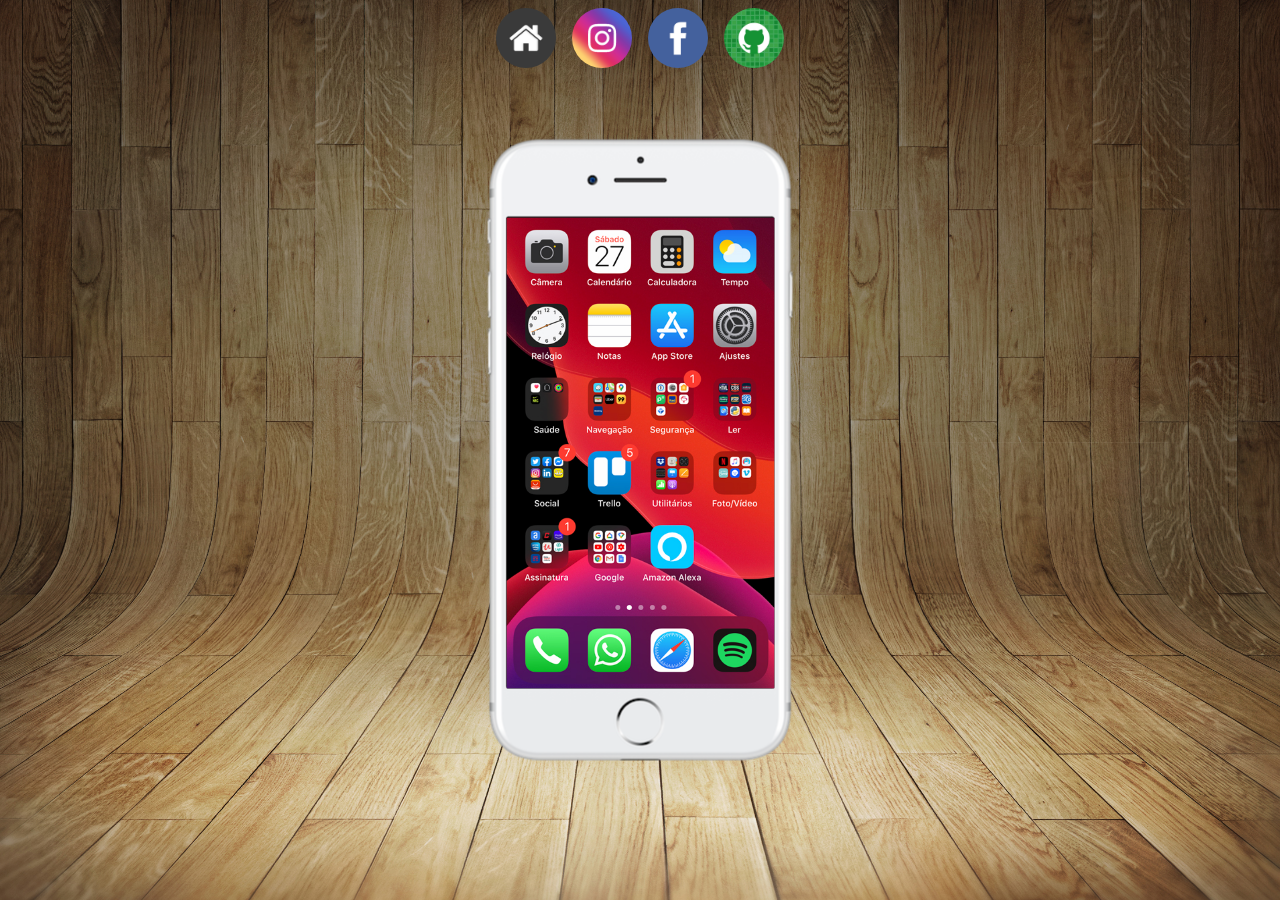
<file: index.html>
<!DOCTYPE html>
<html lang="pt-br">
<head>
    <meta charset="UTF-8">
    <meta name="viewport" content="width=device-width, initial-scale=1.0">
    <title>Projeto-social</title>
    <link rel="shortcut icon" href="favicon.ico" type="image/x-icon">
    <link rel="stylesheet" href="estilos/style.css">
</head>
<body>
    <main>
        <section id="telefone" >
            <iframe src="home.html" name="tela" id="tela" frameborder="0"></iframe>

        </section>
        
        <section id="redes-sociais" >
             <a href="home.html" target="tela"><img src="imagens/logo-home.jpg" alt="logo do inicio"  title="início"></a><br>
             <a href="instagram.html" target="tela"><img src="imagens/logo-instagram.jpg" alt="logo do instagram" title="instagram"></a><br>
             <a href="face.html" target="tela"><img src="imagens/logo-facebook.jpg" alt="logo do facebook" title="facebook"></a><br>
             <a href="github.html" target="tela"><img src="imagens/logo-github.jpg" alt="logo do github" title="github"></a>
             
              


        </section>
    </main>
    
</body>
</html>
</file>
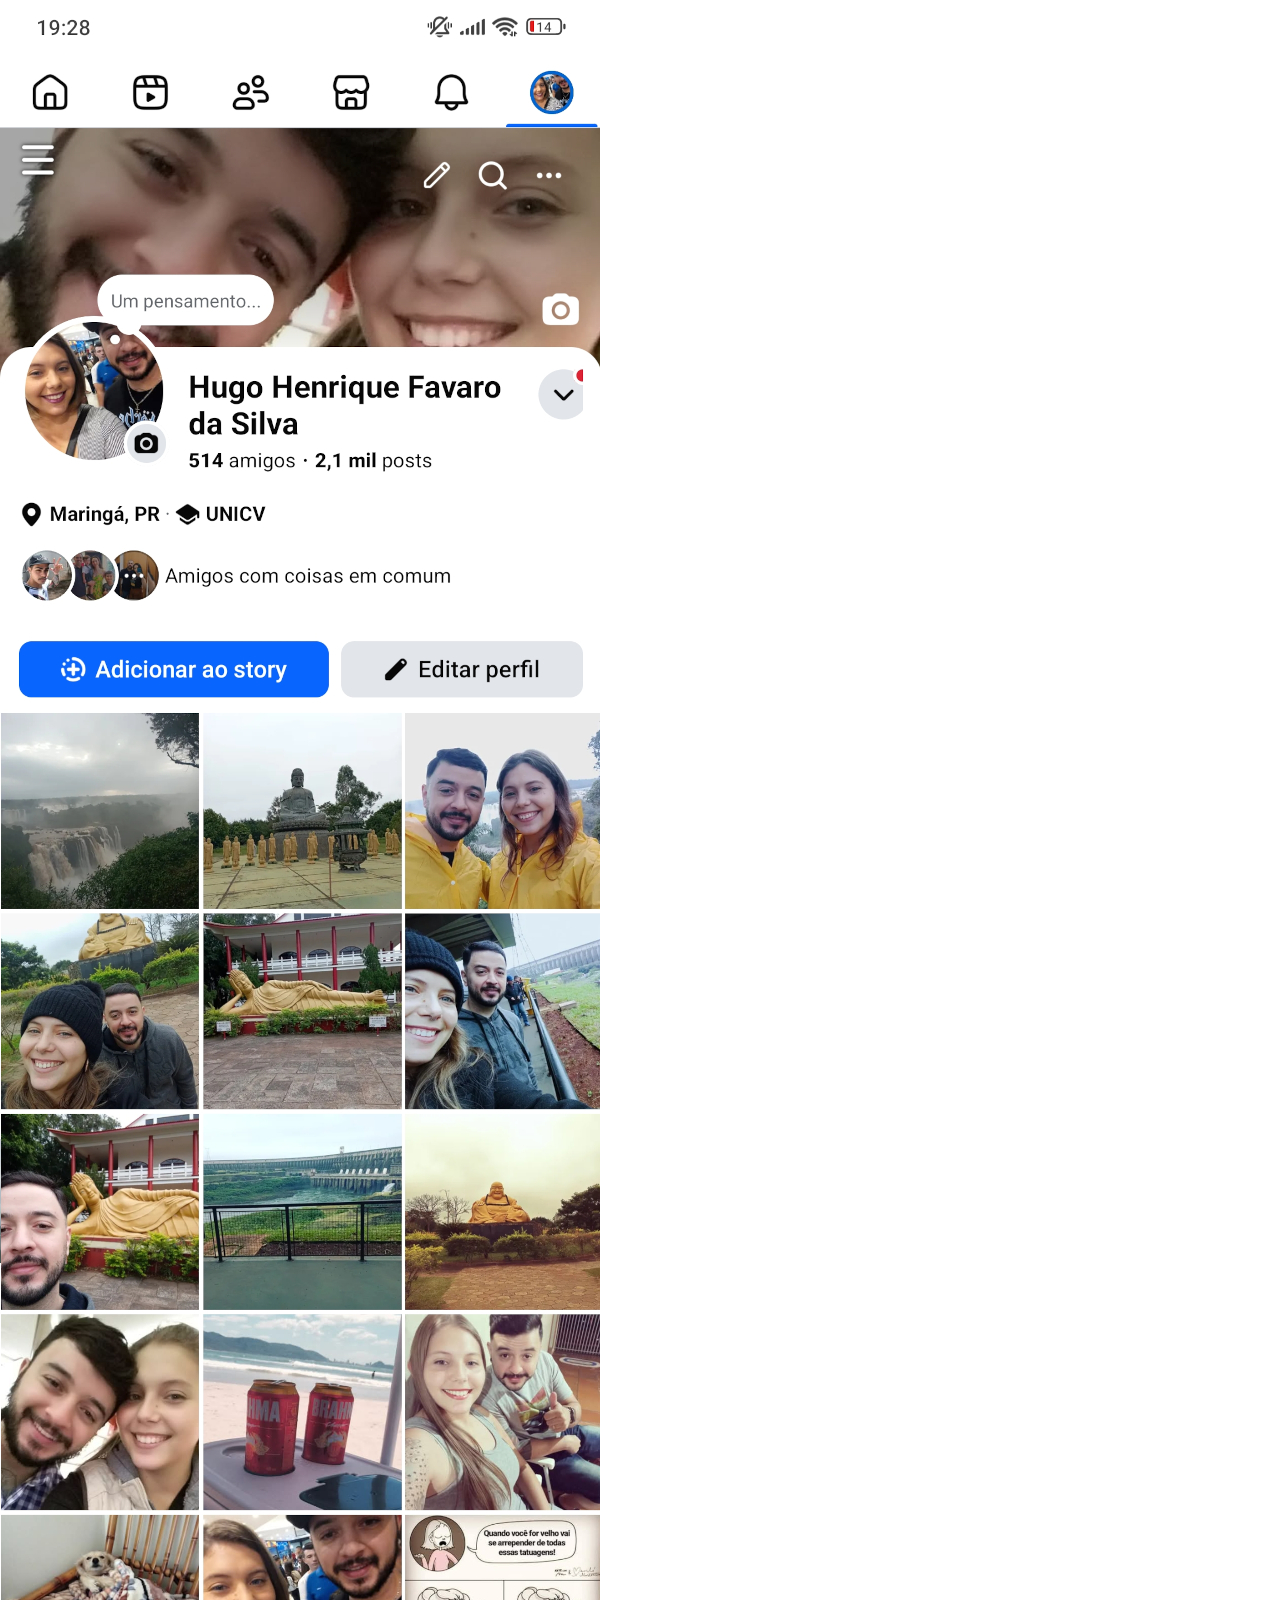
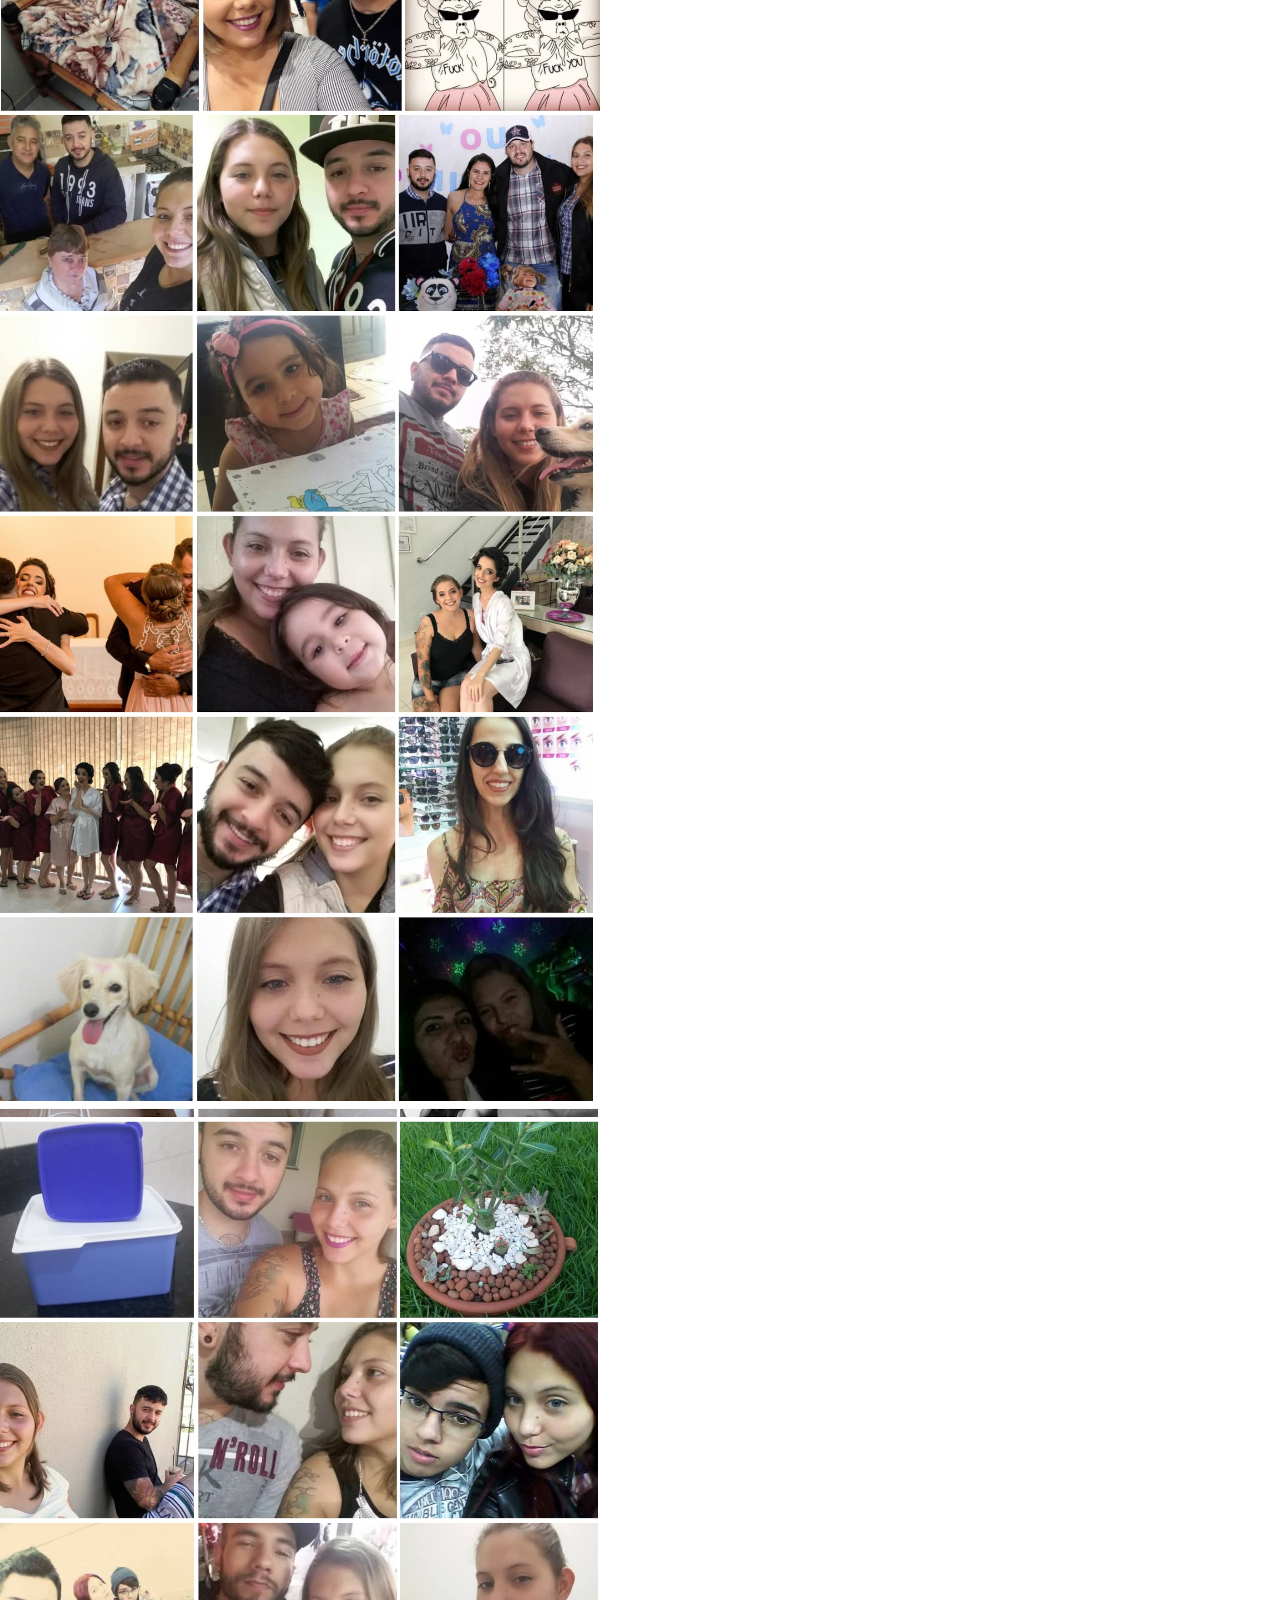
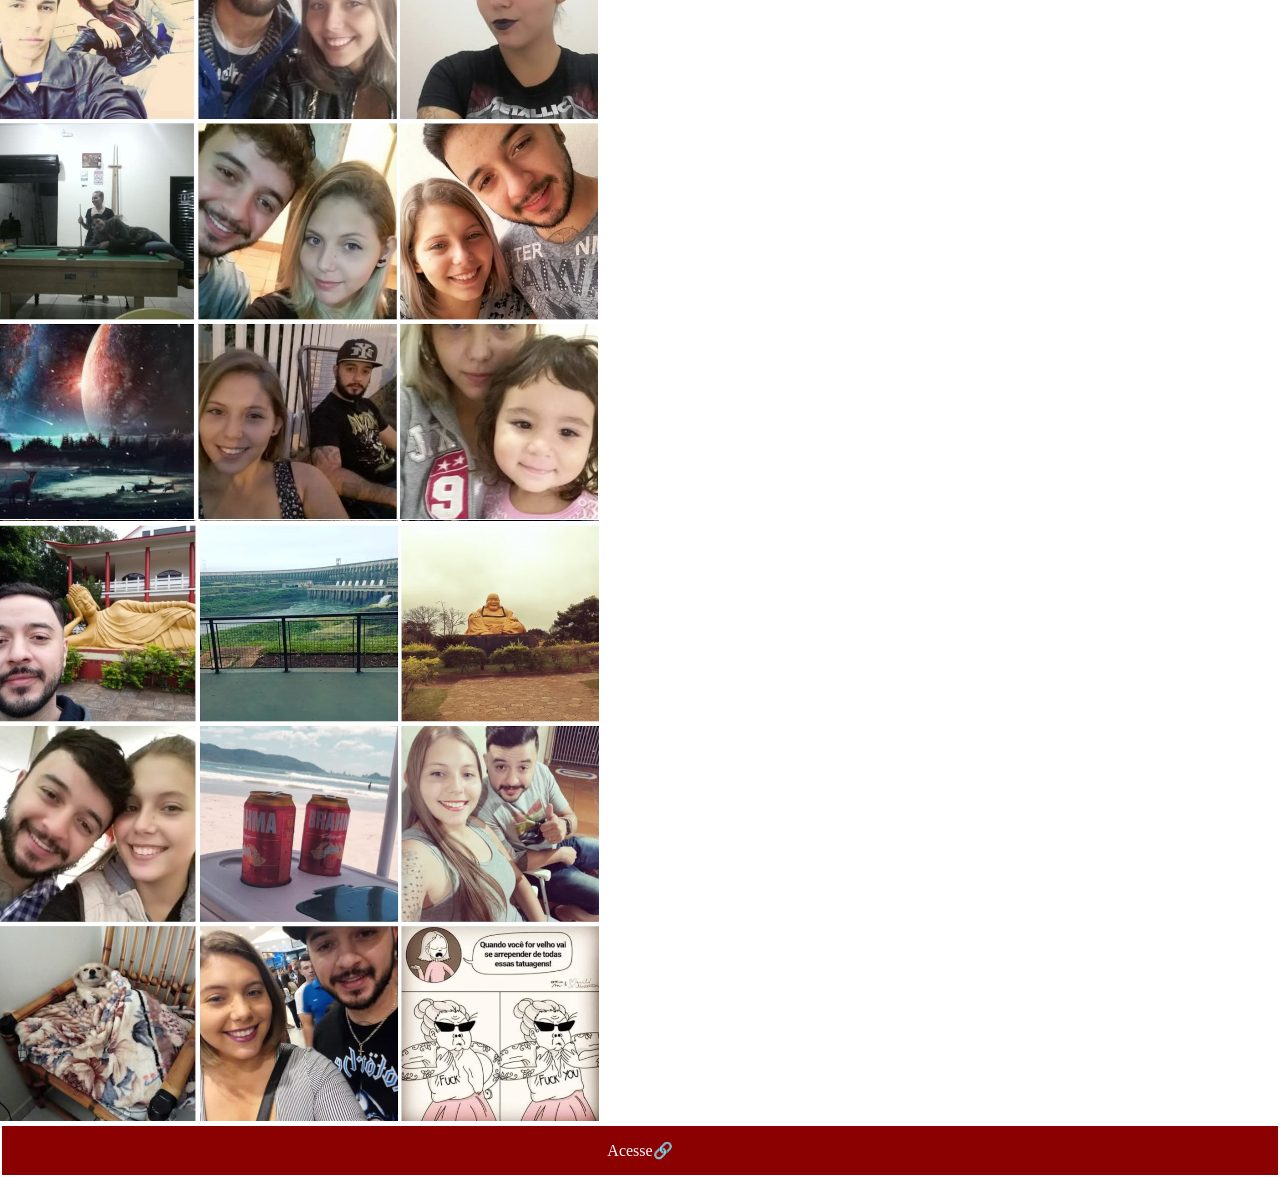
<file: face.html>
<!DOCTYPE html>
<html lang="en">
<head>
    <meta charset="UTF-8">
    <meta name="viewport" content="width=device-width, initial-scale=1.0">
    <title>Document</title>
    <link rel="stylesheet" href="estilos/social.css">

</head>

<body>
 <img src="imagens/tela-face.01.jpg" alt="tela do facebook">
<a href="https://www.facebook.com/hugo.henriquefavarodasilva" target="_blank">Acesse</a>
    
</body>
</html>
</file>
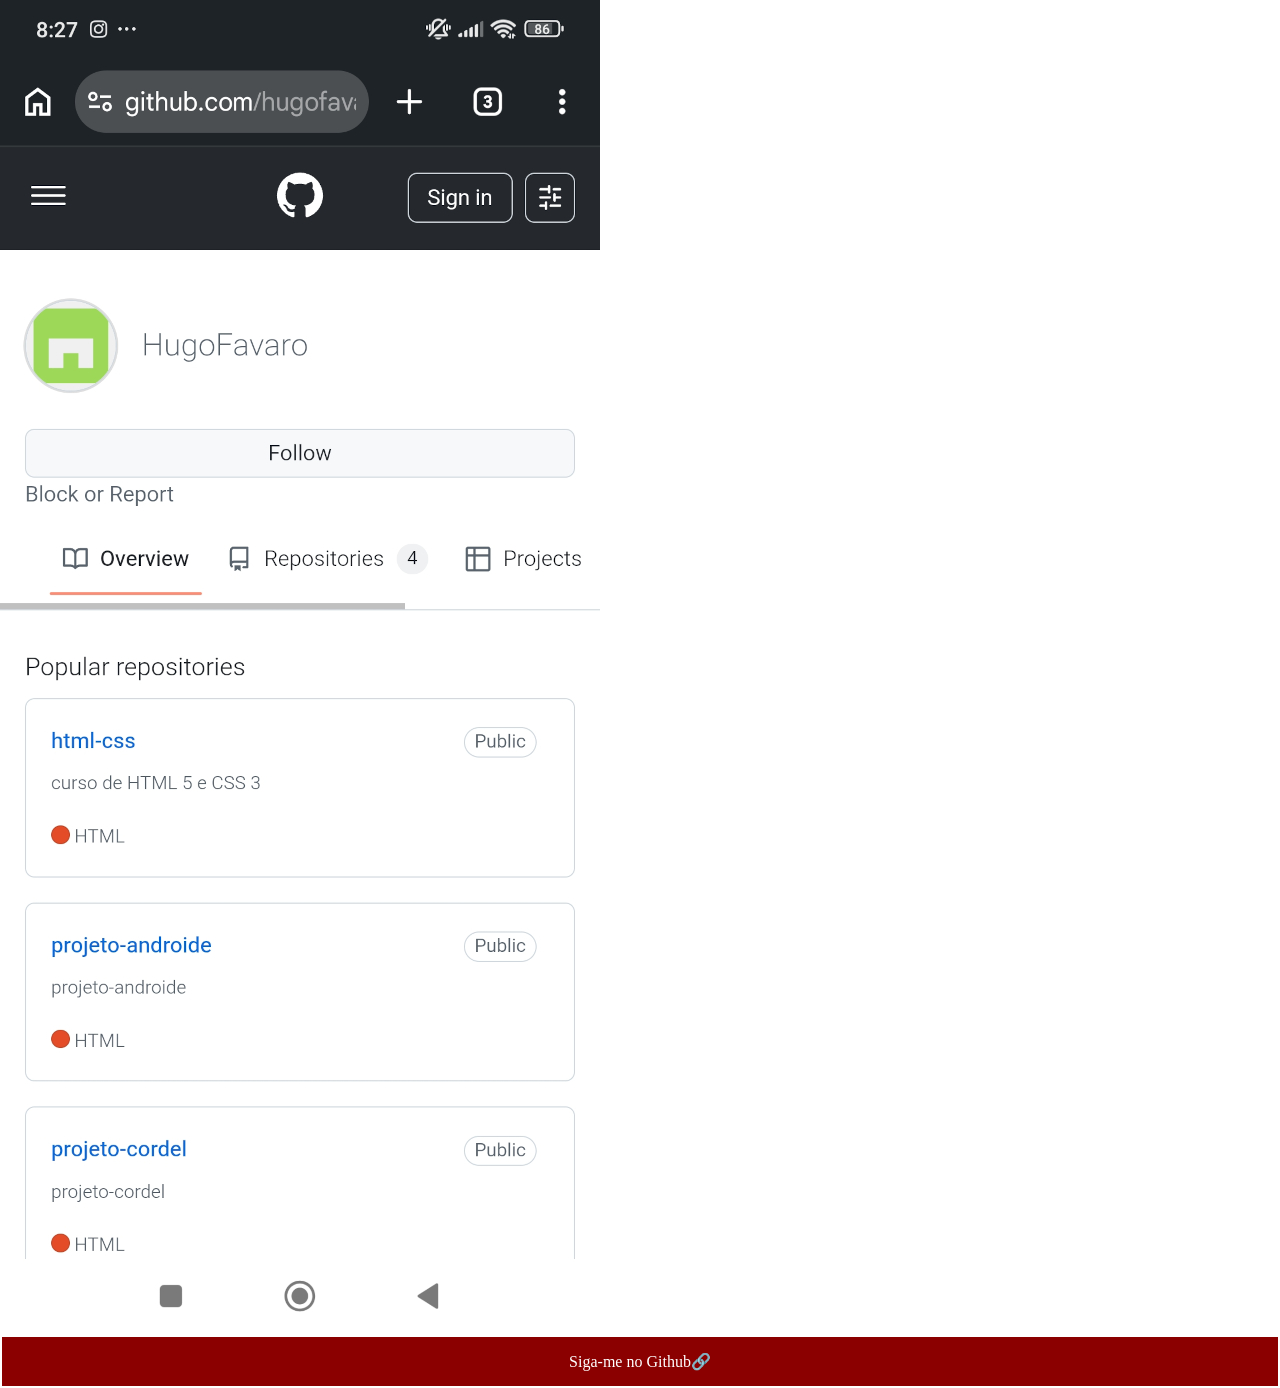
<file: github.html>
<!DOCTYPE html>
<html lang="pt-br">
<head>
    <meta charset="UTF-8">
    <meta name="viewport" content="width=device-width, initial-scale=1.0">
    <title>Github</title>
    <link rel="stylesheet" href="estilos/social.css">
</head>
<body>
    <img src="imagens/tela-github.jpg" alt="tela do github">
    <a href="https://github.com/hugofavaro" target="_blank">Siga-me no Github</a>
    
</body>
</html>
</file>
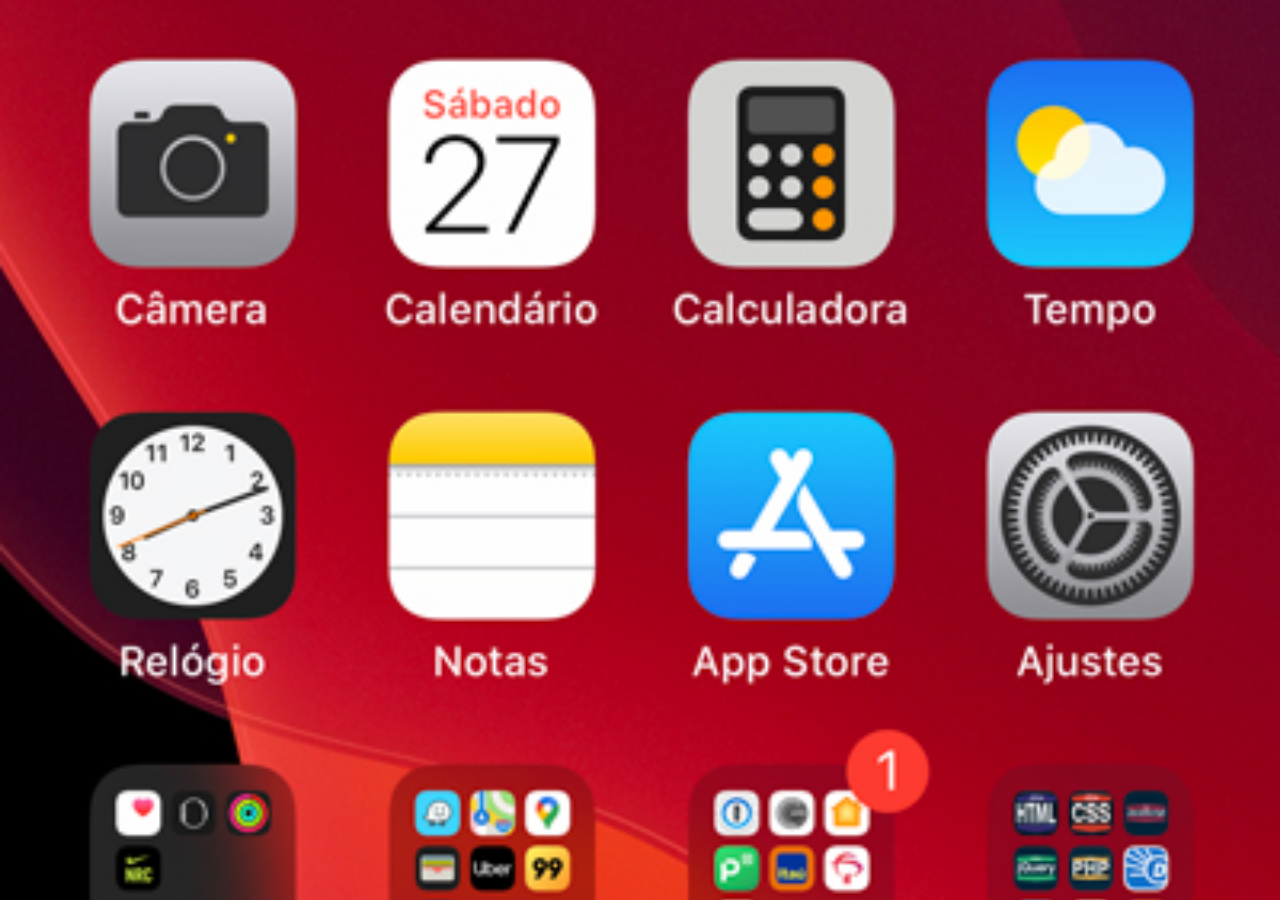
<file: home.html>
<!DOCTYPE html>
<html lang="pt-br">
<head>
    <meta charset="UTF-8">
    <meta name="viewport" content="width=device-width, initial-scale=1.0">
    <title>Home</title>
</head>

 <style>
        *{
        padding: 0px;
        margin:  0px;
    }

    ::-webkit-scrollbar{
        width: 0px;
        height: 0px;

    }
    

    body{
        height: 100vh;
        width: 100wh;
        background: black url('imagens/tela-home.jpg') no-repeat top center;
        background-size: cover;
    }
    </style>
<body>
    
</body>
</html>
</file>
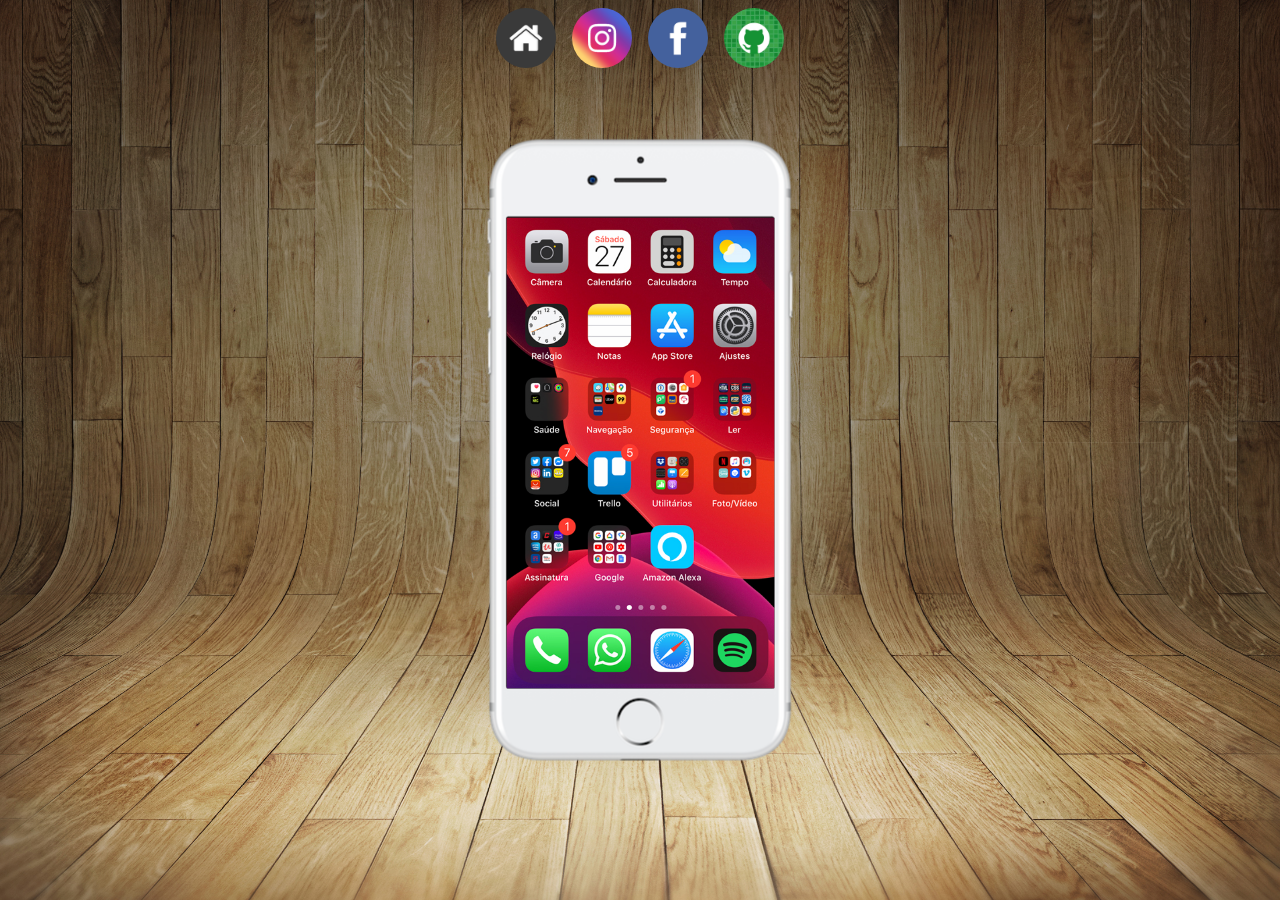
<file: index.html.html>
<!DOCTYPE html>
<html lang="pt-br">
<head>
    <meta charset="UTF-8">
    <meta name="viewport" content="width=device-width, initial-scale=1.0">
    <title>Projeto-social</title>
    <link rel="shortcut icon" href="favicon.ico" type="image/x-icon">
    <link rel="stylesheet" href="estilos/style.css">
</head>
<body>
    <main>
        <section id="telefone" >
            <iframe src="home.html" name="tela" id="tela" frameborder="0"></iframe>

        </section>
        
        <section id="redes-sociais" >
             <a href="home.html" target="tela"><img src="imagens/logo-home.jpg" alt="logo do inicio"  title="início"></a><br>
             <a href="instagram.html" target="tela"><img src="imagens/logo-instagram.jpg" alt="logo do instagram" title="instagram"></a><br>
             <a href="face.html" target="tela"><img src="imagens/logo-facebook.jpg" alt="logo do facebook" title="facebook"></a><br>
             <a href="github.html" target="tela"><img src="imagens/logo-github.jpg" alt="logo do github" title="github"></a>
             
              


        </section>
    </main>
    
</body>
</html>
</file>
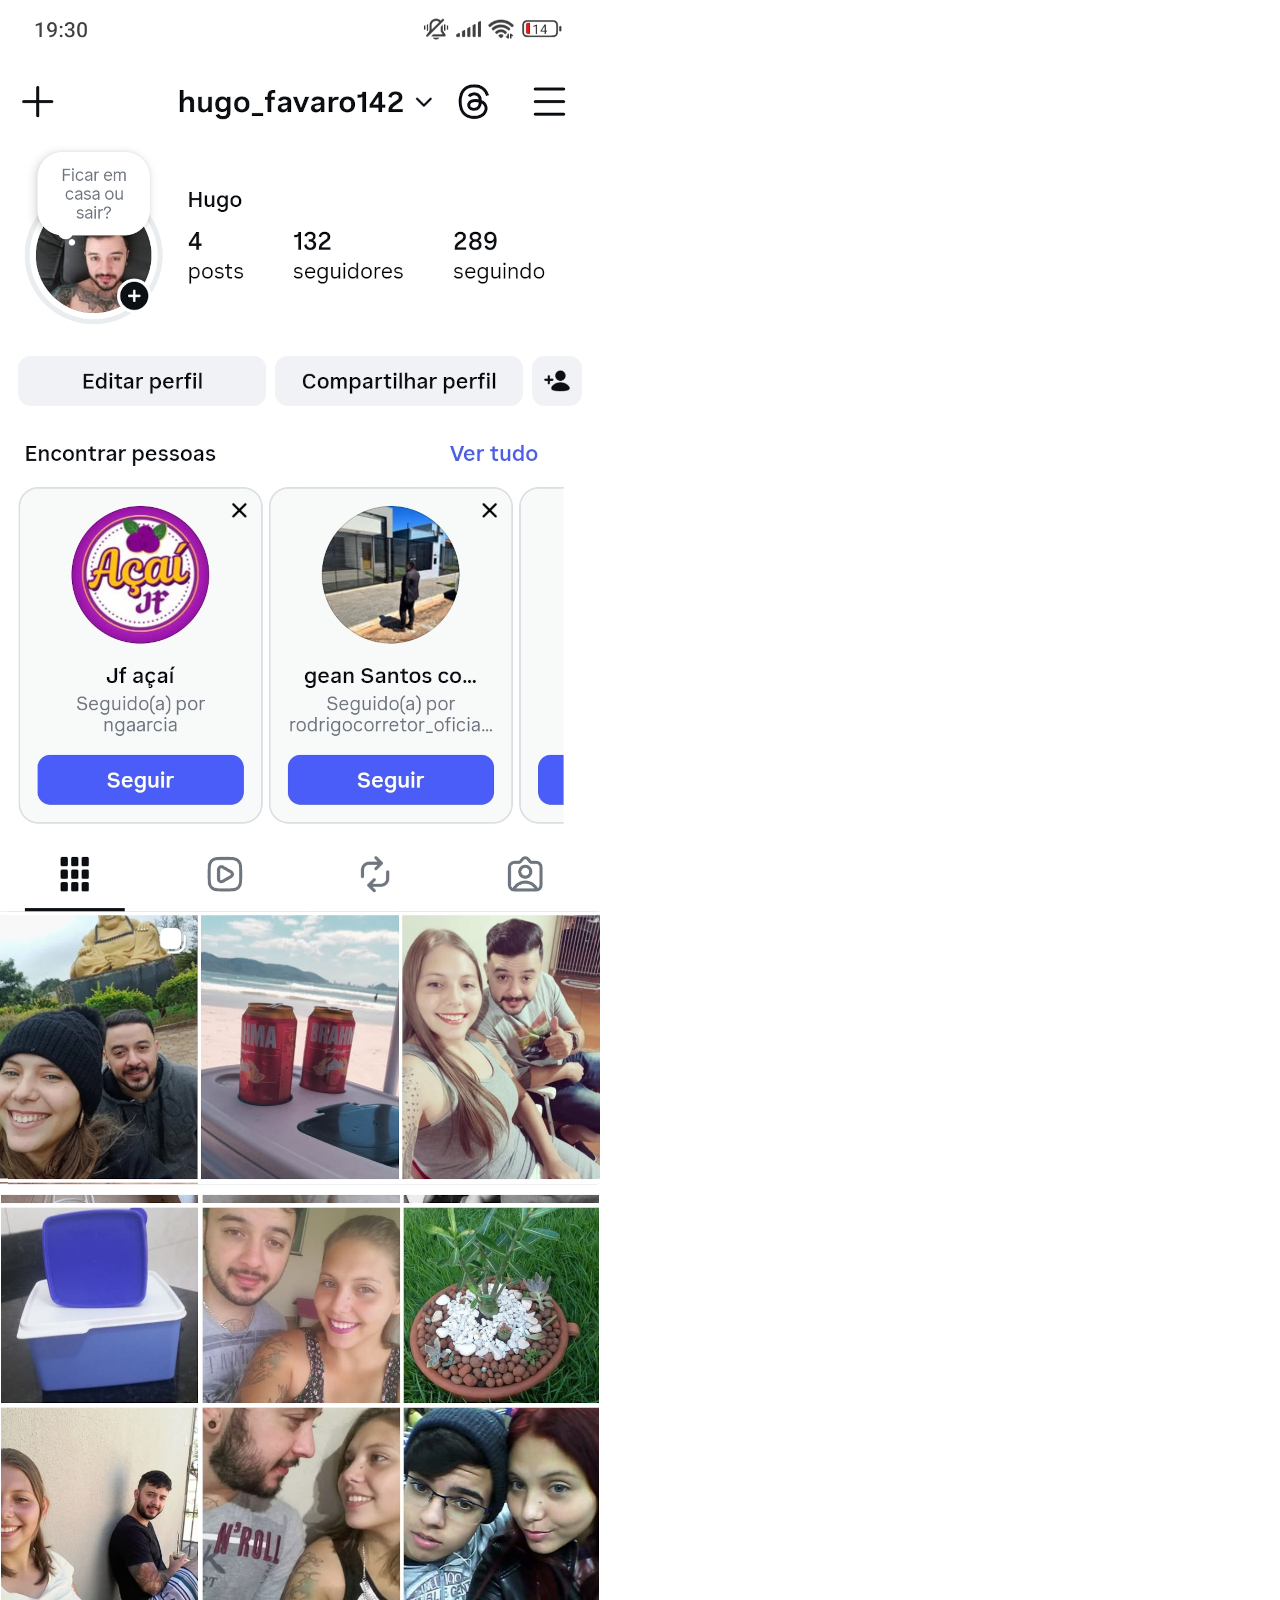
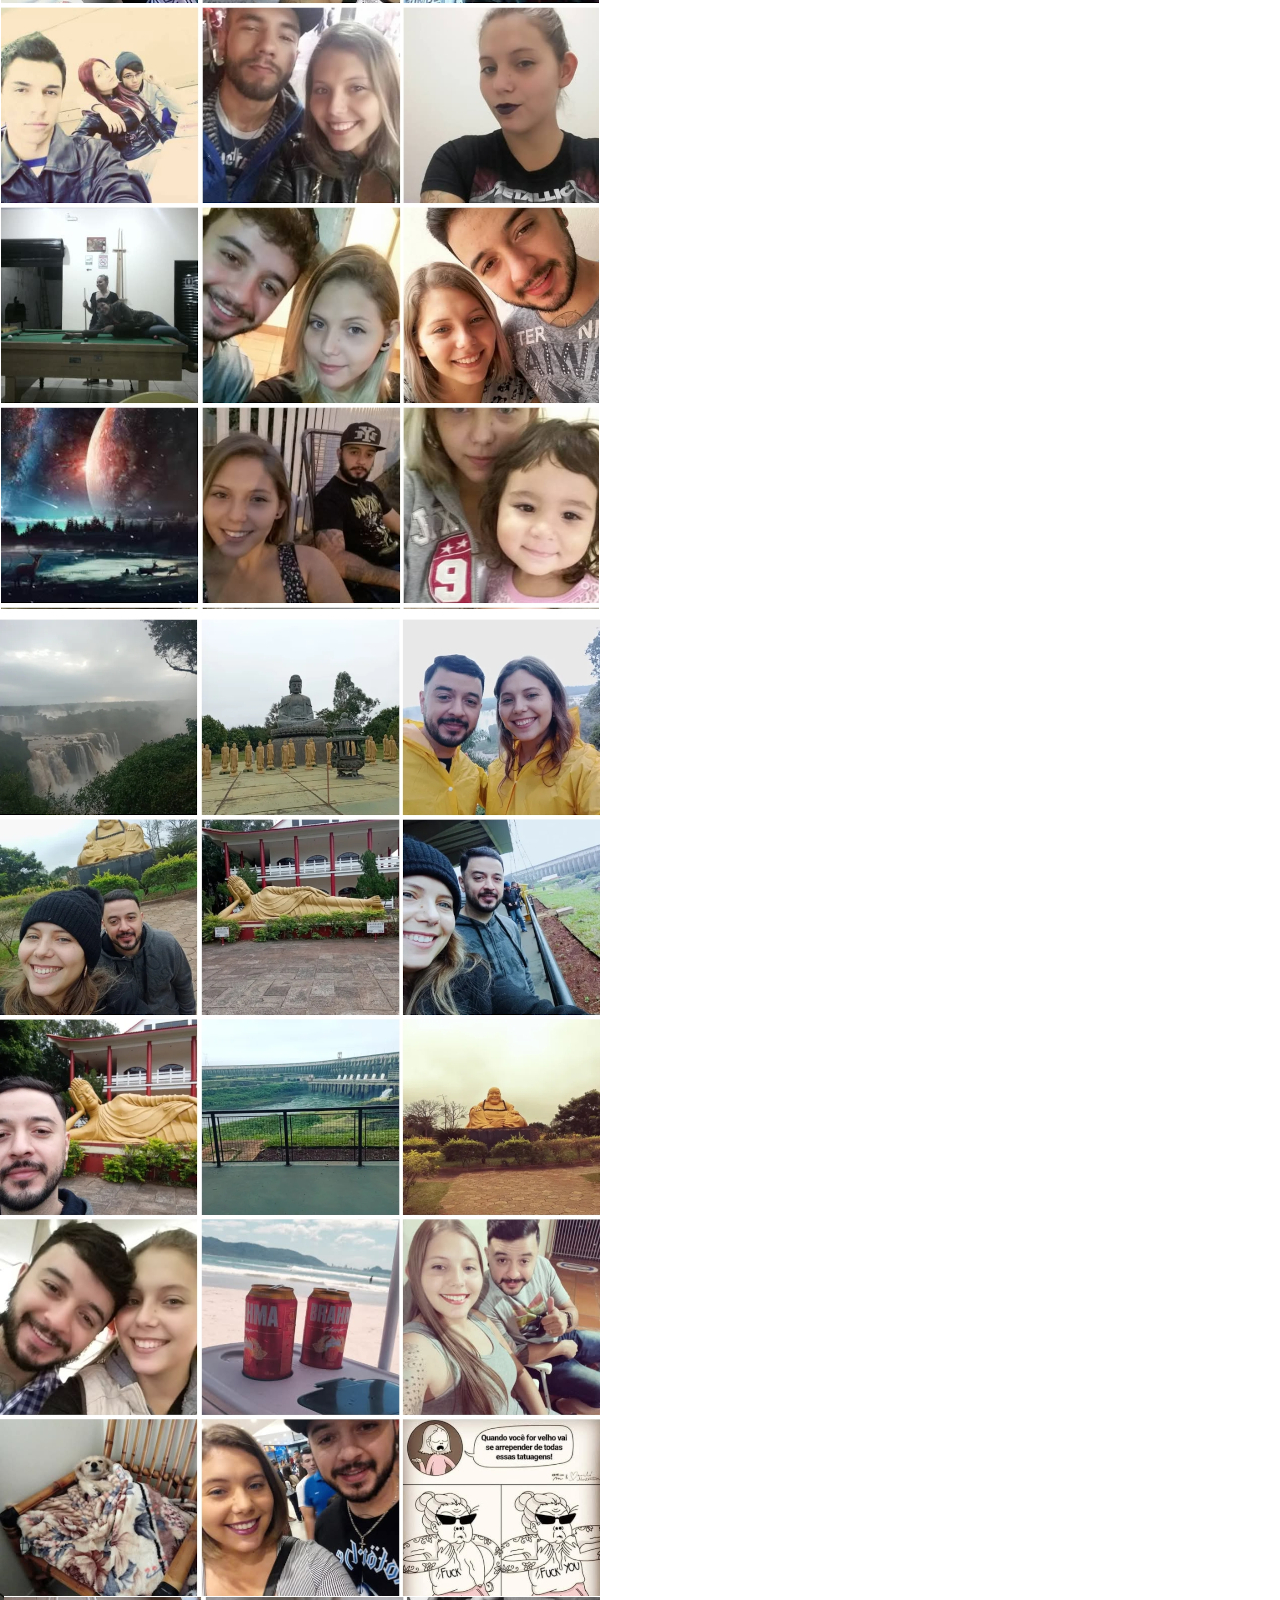
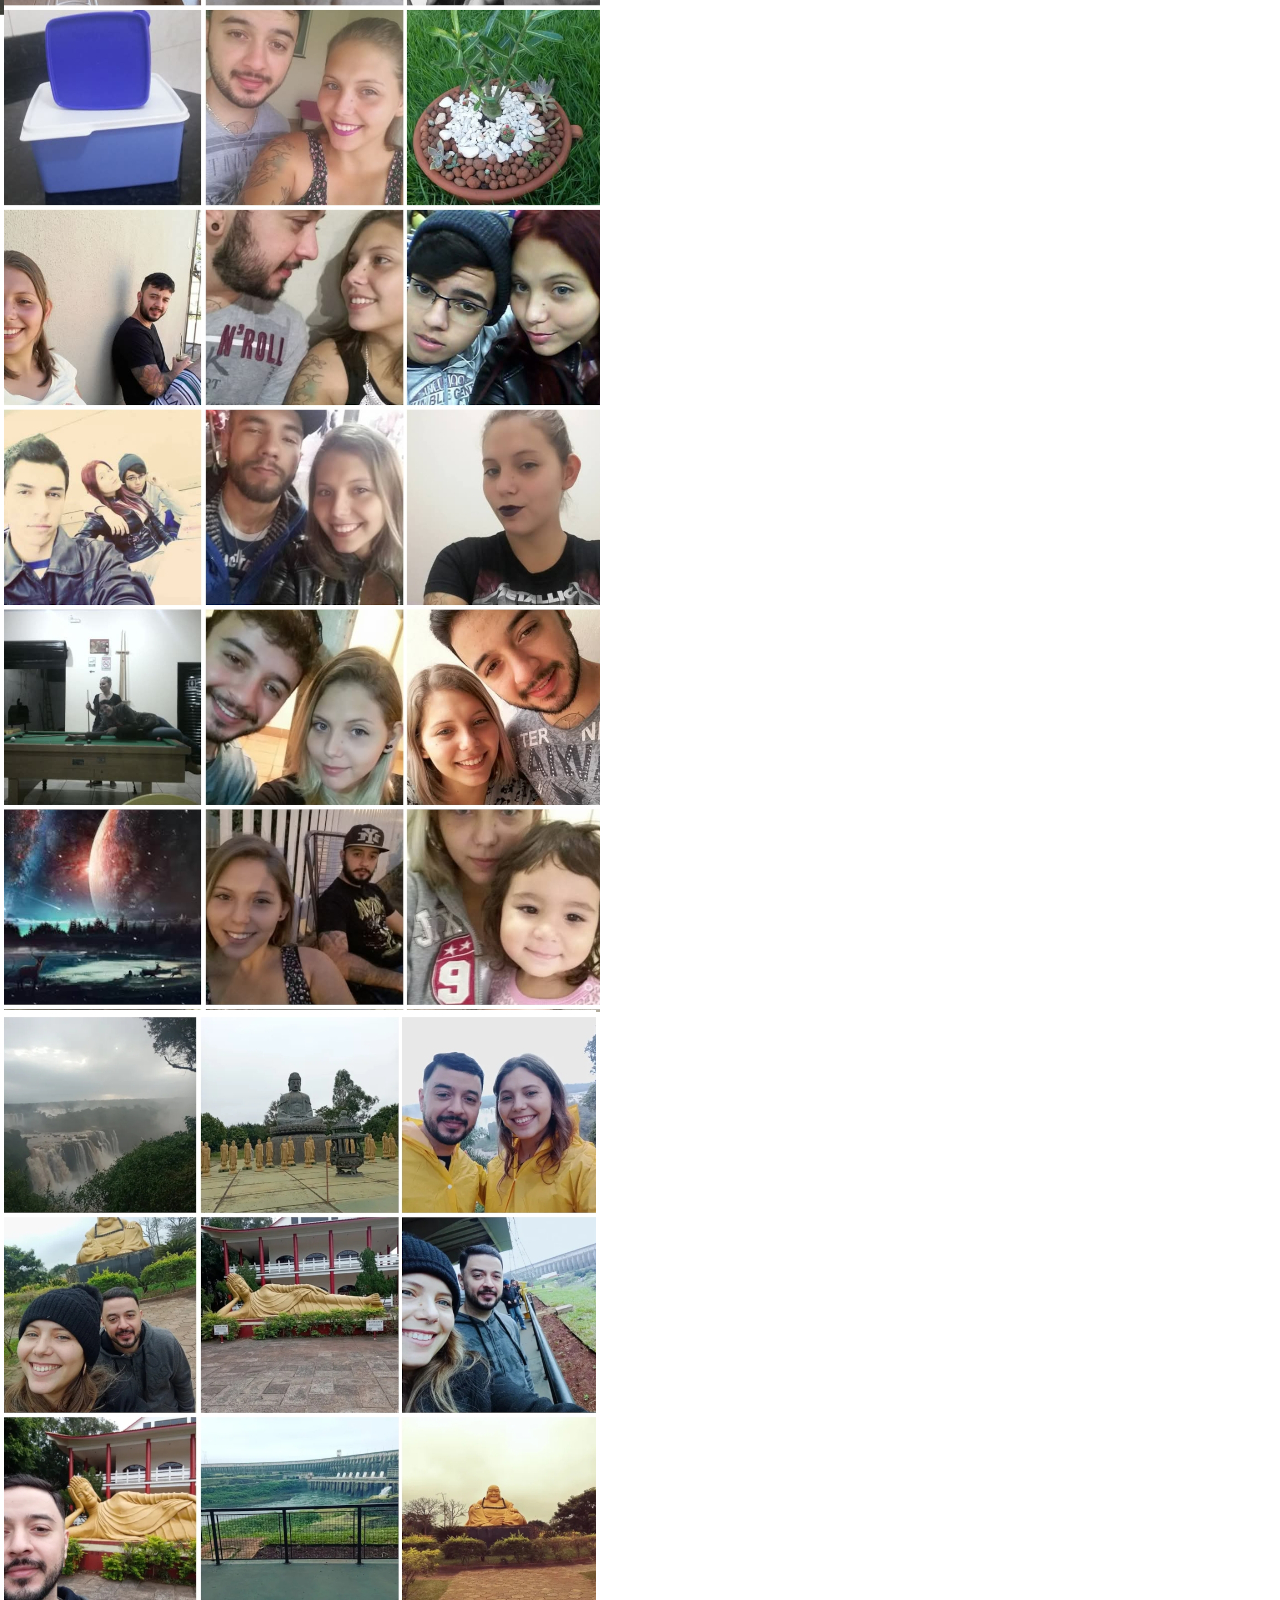
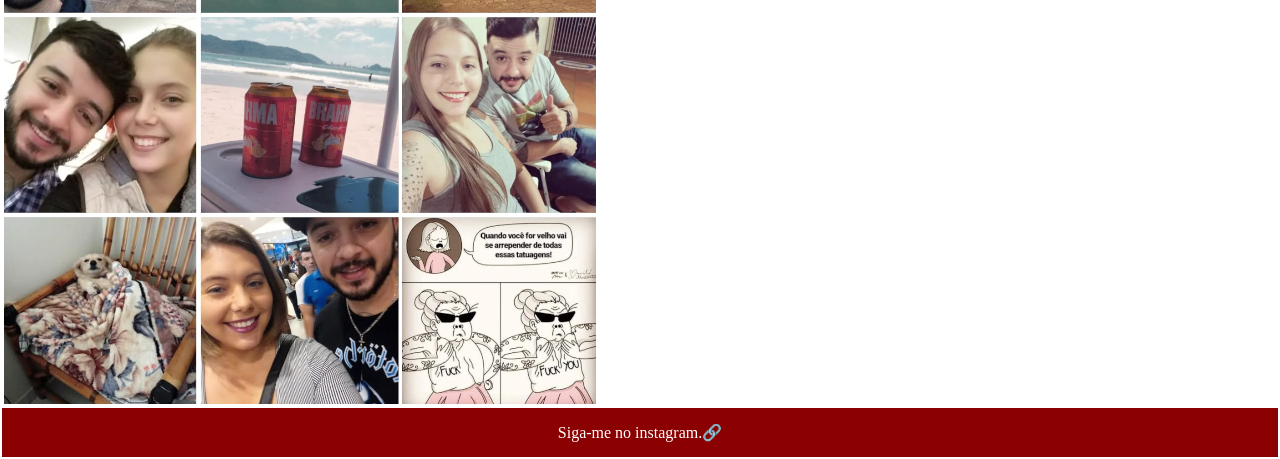
<file: instagram.html>
<!DOCTYPE html>
<html lang="pt-br">
<head>
    <meta charset="UTF-8">
    <meta name="viewport" content="width=device-width, initial-scale=1.0">
    <title>instagram</title>
    <link rel="stylesheet" href="estilos/social.css">
</head>


<body>
<img src="imagens/tela-instagram.jpg" alt="tela do instagram">
<a href="https://www.instagram.com/hugo_favaro142/" target="_blank">Siga-me no instagram.</a>
    
</body>
</html>
</file>
<file: estilos/style.css>
@charset "utf-8";

*{
    padding: 0px;
    margin: 0px;
}

html, body{
    height: 100vh;
    width: 100vw;
}

body{
    background: url('../imagens/fundo-madeira.jpg') no-repeat top center;
    background-size: cover;
}

main{
    height: 100vh;
    position: relative;
}

#telefone{
    height: 627px;
    width: 311px;
    position: absolute;
    top: 50%;
    left: 50%;
    transform: translate(-50%, -50%);
    background: url('../imagens/frame-iphone.png')no-repeat top center;
    border-radius: 54px;   
    margin: auto;
}

iframe#tela{
    position:absolute;
    top:81px ;
    left:22px ;
    height:471px ;
    width: 268px;

}
section#redes-sociais {
    display: flex;
    flex-direction: row;
    align-items: center;
    justify-content: center;
   

    
}

section#redes-sociais img {
    width:60p;
    height: 60px;
    margin: 8px ;
    border-radius: 50%;

    

}

section#redes-sociais img:hover{
    border: 1px solid white;
}
</file>
<file: estilos/social.css>
@charset "utf-8";
 *{
        padding: 0px;
        margin: 0px;
    }

    ::-webkit-scrollbar{
        width: 0px;
        height: 0px;
    }

    img{
     max-width:100%;


    }

    a{
        display: block;
        background-color: darkred;
        color: white;
        text-align: center;
        padding: 15px;
        text-decoration: none;
        margin: 0px 2px 2px 2px;
        
    }

    a:hover{
        text-decoration: underline;
        background-color: rgb(217, 12, 12);
    }

    a::after{
       content: "🔗"
    }
</file>
